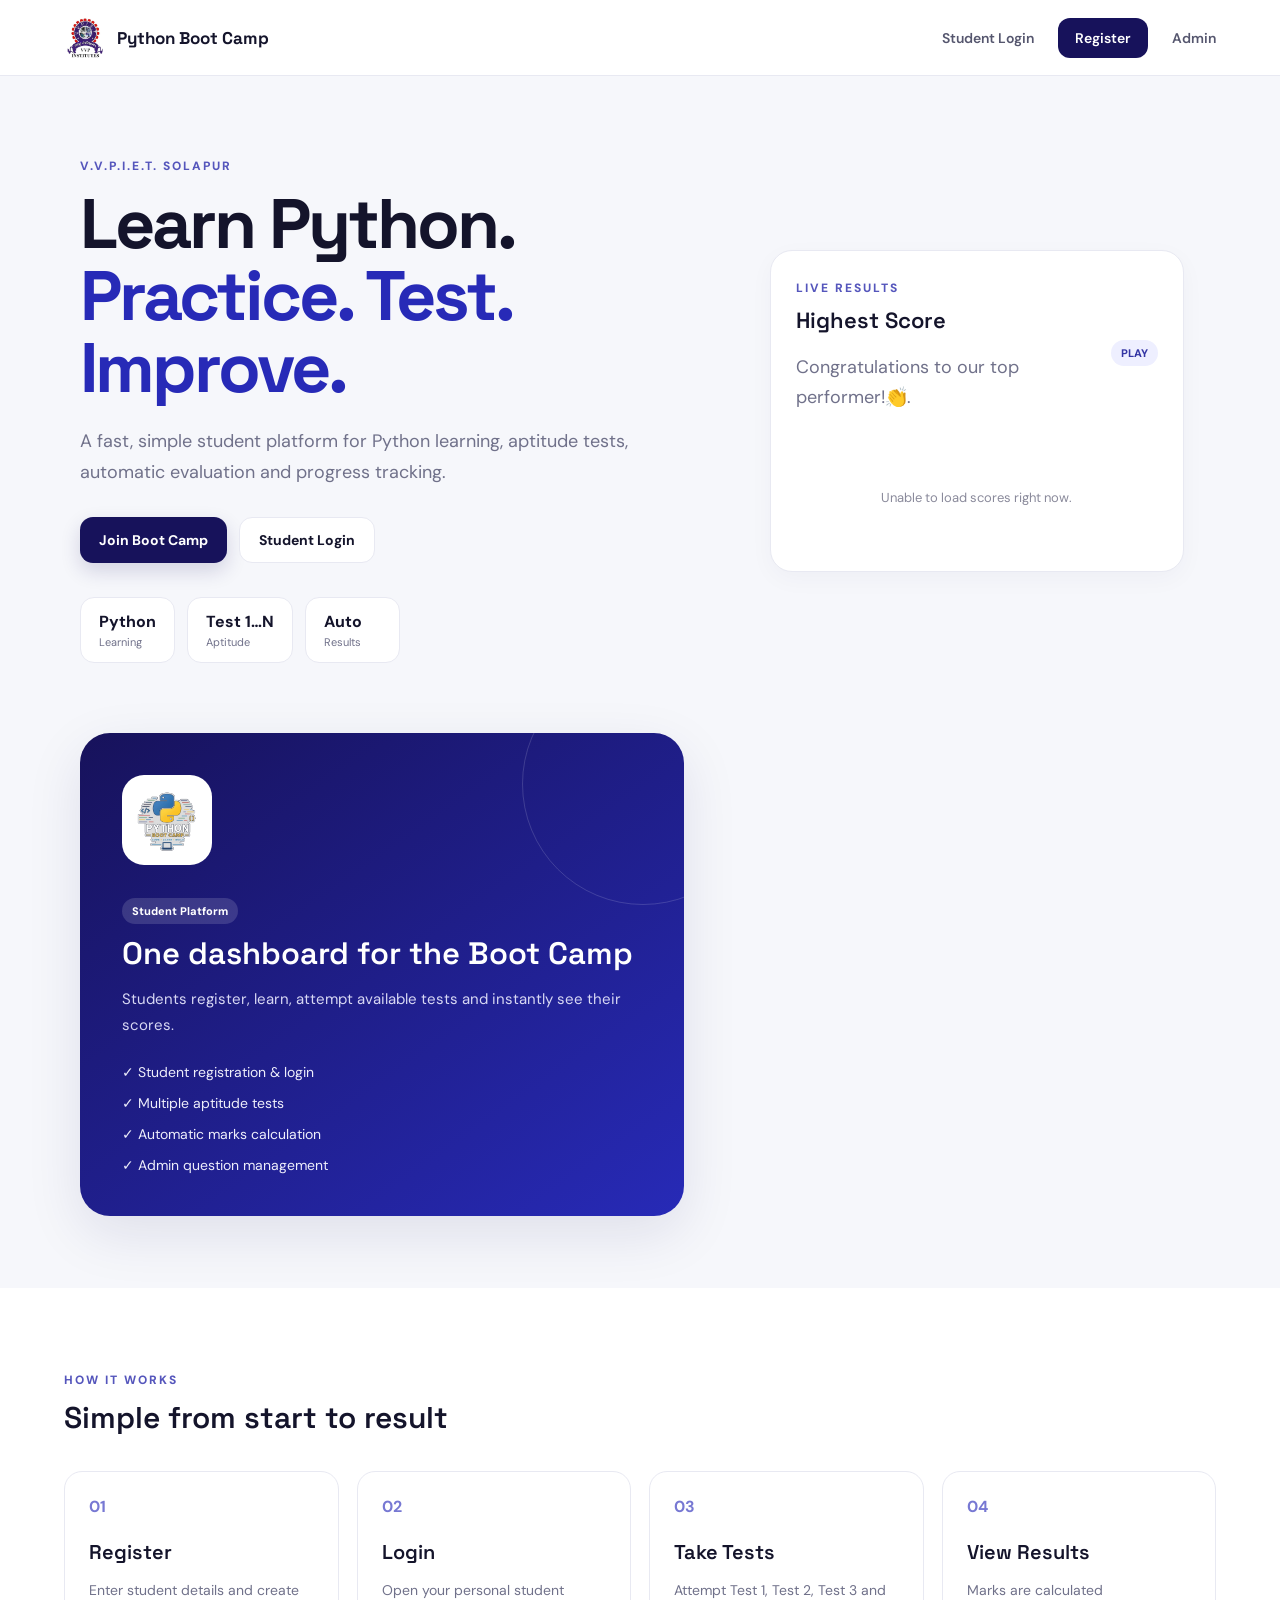
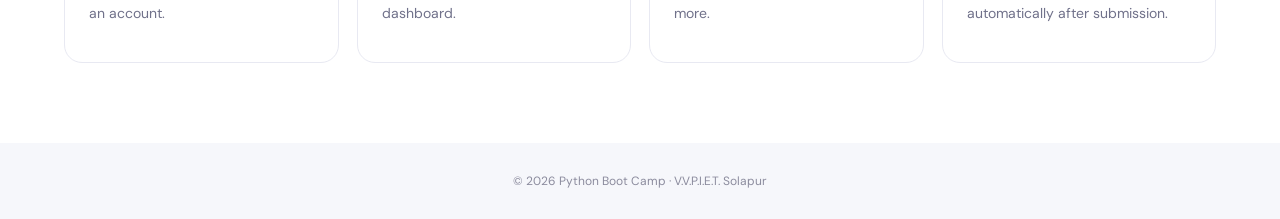
<file: index.html>
<!-- Main landing page for the Python Boot Camp. -->
<!DOCTYPE html>
<html lang="en">
<head>
  <meta charset="UTF-8">
  <meta name="viewport" content="width=device-width, initial-scale=1.0">
  <meta name="theme-color" content="#17125b">
  <title>Python Boot Camp | V.V.P.I.E.T. Solapur</title>
  <link rel="stylesheet" href="style.css">
</head>
<body>
  <header class="topbar">
    <a class="brand" href="index.html">
      <img src="logo_final.jpeg" alt="College Logo">
      <span>Python Boot Camp</span>
    </a>
    <nav>
      <a href="login.html">Student Login</a>
      <a class="nav-btn" href="register.html">Register</a>
      <a href="admin.html">Admin</a>
    </nav>
  </header>

  <main class="hero">
    <section class="hero-copy">
      <div class="eyebrow">V.V.P.I.E.T. SOLAPUR</div>
      <h1>Learn Python.<br><span>Practice. Test. Improve.</span></h1>
      <p>A fast, simple student platform for Python learning, aptitude tests, automatic evaluation and progress tracking.</p>
      <div class="hero-actions">
        <a class="btn primary" href="register.html">Join Boot Camp</a>
        <a class="btn secondary" href="login.html">Student Login</a>
      </div>
      <div class="mini-stats">
        <div><strong>Python</strong><small>Learning</small></div>
        <div><strong>Test 1…N</strong><small>Aptitude</small></div>
        <div><strong>Auto</strong><small>Results</small></div>
      </div>
    </section>

    <section class="panel score-autoplay-public" style="margin: 28px auto; max-width: 1100px; width: calc(100% - 32px);">
      <div class="panel-head">
        <div>
          <span class="eyebrow">LIVE RESULTS</span>
          <h2>Highest Score</h2>
          <p class="muted">Congratulations to our top performer!👏.</p>
        </div>
        <span class="pill">PLAY</span>
      </div>
      <div id="publicScoreCarousel" class="public-score-autoplay">
        <div class="loading">Loading scores…</div>
      </div>
    </section>

    <section class="hero-card">
      <img class="python-mark" src="python.png" alt="Python">
      <div class="hero-card-content">
        <span class="pill">Student Platform</span>
        <h2>One dashboard for the Boot Camp</h2>
        <p>Students register, learn, attempt available tests and instantly see their scores.</p>
        <div class="feature-list">
          <div>✓ Student registration & login</div>
          <div>✓ Multiple aptitude tests</div>
          <div>✓ Automatic marks calculation</div>
          <div>✓ Admin question management</div>
        </div>
      </div>
    </section>
  </main>

  <section class="section">
    <div class="section-heading">
      <span class="eyebrow">HOW IT WORKS</span>
      <h2>Simple from start to result</h2>
    </div>
    <div class="steps">
      <article><b>01</b><h3>Register</h3><p>Enter student details and create an account.</p></article>
      <article><b>02</b><h3>Login</h3><p>Open your personal student dashboard.</p></article>
      <article><b>03</b><h3>Take Tests</h3><p>Attempt Test 1, Test 2, Test 3 and more.</p></article>
      <article><b>04</b><h3>View Results</h3><p>Marks are calculated automatically after submission.</p></article>
    </div>
  </section>

  <footer>© 2026 Python Boot Camp · V.V.P.I.E.T. Solapur</footer>
  <script src="config.js"></script>
  <script>
    let publicScoreItems = [];
    let publicScoreIndex = 0;
    let publicScoreTimer = null;

    async function loadPublicScores() {
      const box = document.getElementById("publicScoreCarousel");
      if (!box) return;
      try {
        const response = await fetch(SCRIPT_URL, {
          method: "POST",
          headers: {"Content-Type":"text/plain;charset=utf-8"},
          body: JSON.stringify({action:"getLeaderboard"})
        });
        const data = await response.json();
        const groups = data.leaderboard || data.topScores || [];
        publicScoreItems = groups.flatMap(test => {
          const best = (test.students || [])[0];
          return best ? [{
            testName: test.testName || test.testId || "Test",
            studentName: best.studentName || "Student",
            score: best.score || 0,
            maxScore: best.maxScore || ""
          }] : [];
        });

        if (!publicScoreItems.length) {
          box.innerHTML = '<div class="empty">No test scores are available yet.</div>';
          return;
        }

        publicScoreIndex = 0;
        renderPublicScore();
        clearInterval(publicScoreTimer);
        publicScoreTimer = setInterval(() => {
          publicScoreIndex = (publicScoreIndex + 1) % publicScoreItems.length;
          renderPublicScore();
        }, 4000);
      } catch (error) {
        box.innerHTML = '<div class="empty">Unable to load scores right now.</div>';
      }
    }

    function renderPublicScore() {
      const box = document.getElementById("publicScoreCarousel");
      const item = publicScoreItems[publicScoreIndex];
      if (!item) return;
      box.innerHTML = `
        <div class="autoplay-score-line">
          <span class="autoplay-score-label">AUTO PLAY SCORE</span>
          <strong>${escapeHtml(item.studentName)}</strong>
          <span>${escapeHtml(item.testName)}</span>
          <b>${escapeHtml(item.score)}${item.maxScore ? ` / ${escapeHtml(item.maxScore)}` : ''}</b>
        </div>`;
    }


    function escapeHtml(value) {
      return String(value ?? "").replace(/[&<>'"]/g, c => ({"&":"&amp;","<":"&lt;",">":"&gt;","'":"&#39;","\"":"&quot;"}[c]));
    }

    loadPublicScores();
    setInterval(loadPublicScores, 60000);
  </script>
</body>
</html>
</file>
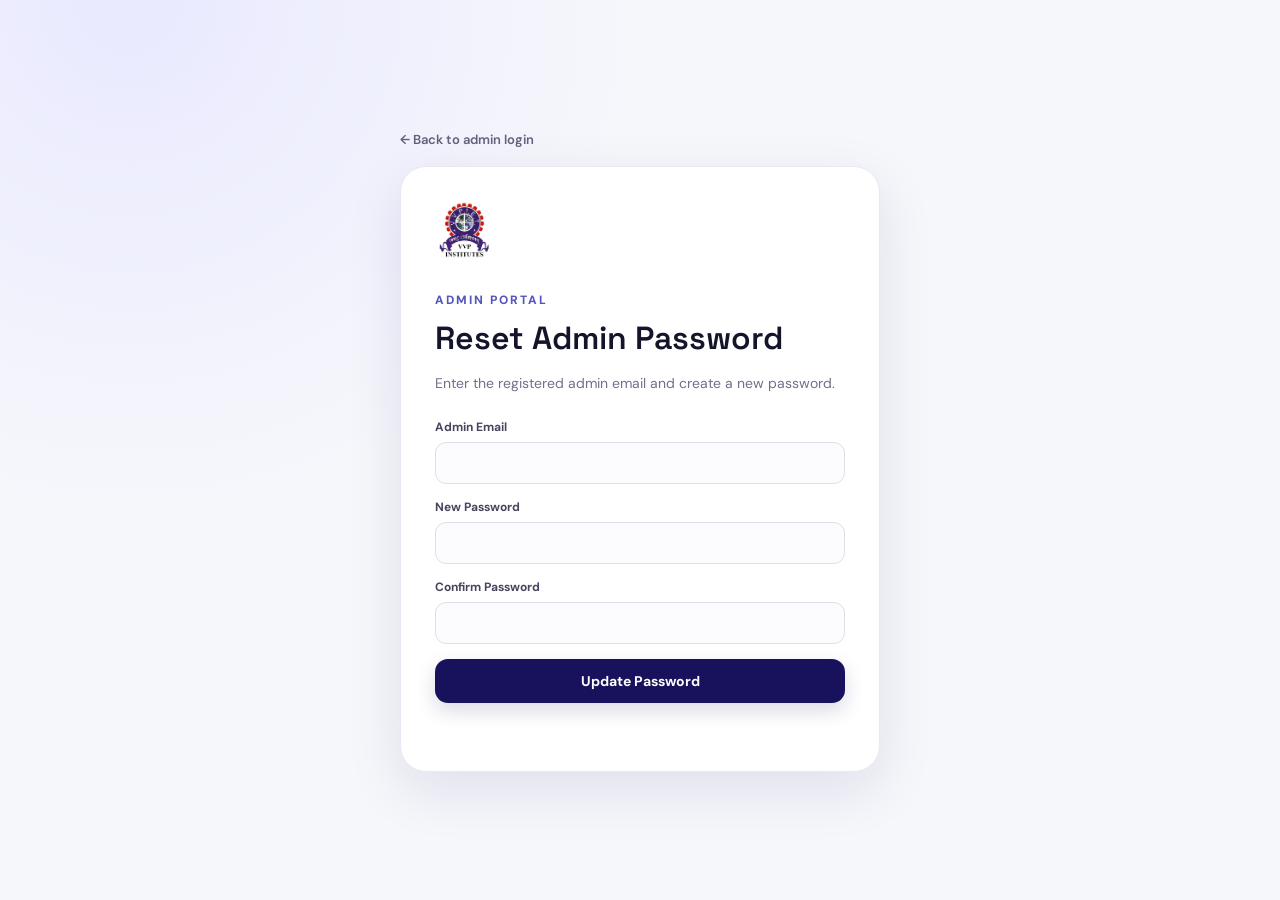
<file: admin-forgot.html>
<!-- Admin password reset page. -->
<!DOCTYPE html>
<html lang="en"><head><meta charset="UTF-8"><meta name="viewport" content="width=device-width, initial-scale=1.0">
<title>Forgot Password | Admin</title><link rel="stylesheet" href="style.css"></head>
<body class="auth-page"><main class="auth-shell"><a class="back-link" href="admin.html">← Back to admin login</a>
<section class="auth-card"><div class="auth-logo"><img src="logo_final.jpeg" alt="College Logo"></div>
<span class="eyebrow">ADMIN PORTAL</span><h1>Reset Admin Password</h1>
<p class="muted">Enter the registered admin email and create a new password.</p>
<form id="adminForgotForm"><label>Admin Email<input id="email" type="email" required></label>
<label>New Password<input id="newPassword" type="password" minlength="6" required></label>
<label>Confirm Password<input id="confirmPassword" type="password" minlength="6" required></label>
<button class="btn primary full" type="submit">Update Password</button><div id="status" class="status"></div></form></section></main>
<script src="config.js"></script><script src="admin-forgot.js"></script></body></html>
</file>
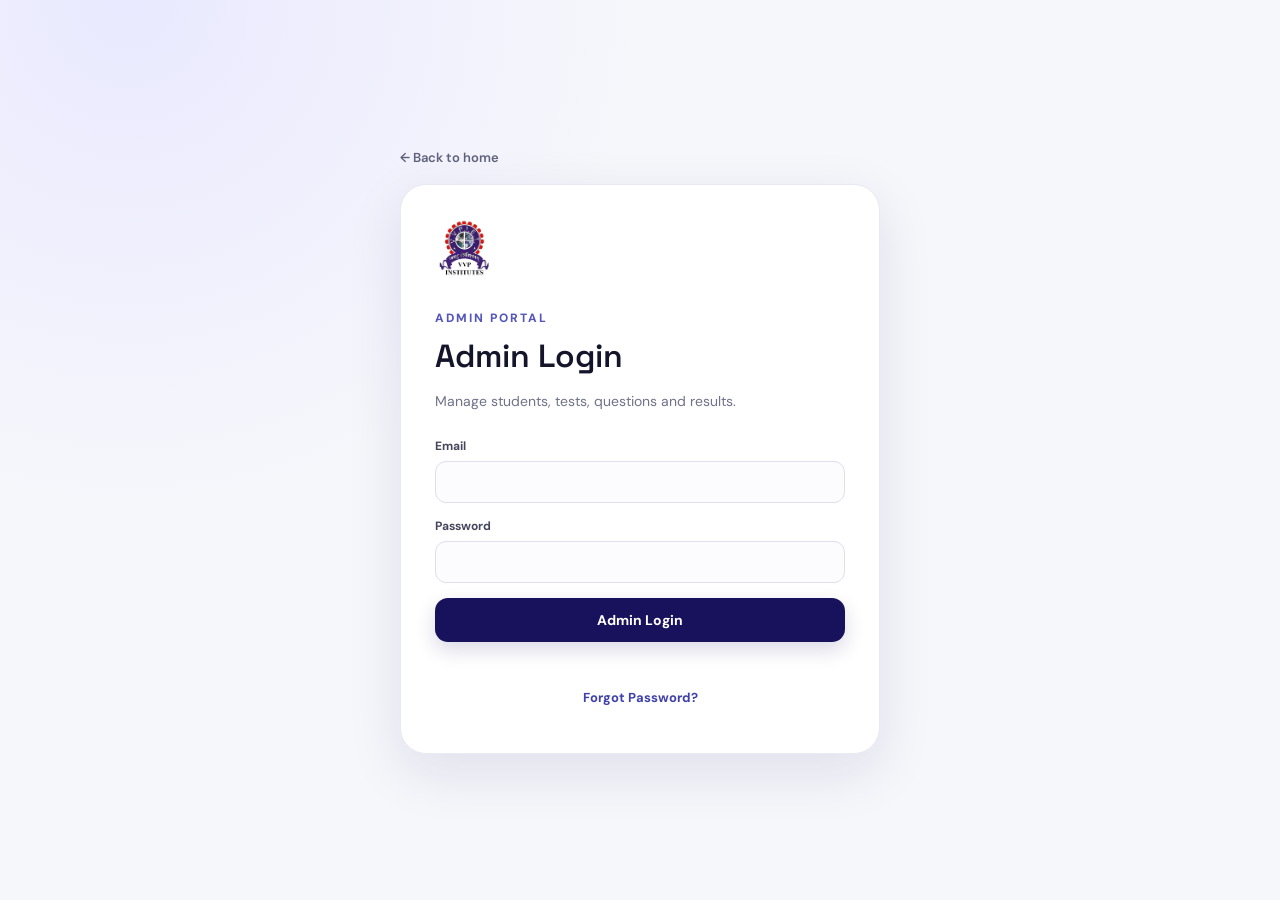
<file: admin.html>
<!-- Administrator login page. -->
<!DOCTYPE html>
<html lang="en">
<head>
  <meta charset="UTF-8">
  <meta name="viewport" content="width=device-width, initial-scale=1.0">
  <title>Admin Login | Python Boot Camp</title>
  <link rel="stylesheet" href="style.css">
</head>
<body class="auth-page">
  <main class="auth-shell">
    <a class="back-link" href="index.html">← Back to home</a>
    <section class="auth-card">
      <div class="auth-logo"><img src="logo_final.jpeg" alt="College Logo"></div>
      <span class="eyebrow">ADMIN PORTAL</span>
      <h1>Admin Login</h1>
      <p class="muted">Manage students, tests, questions and results.</p>
      <form id="adminLoginForm">
        <label>Email<input type="email" id="email" required></label>
        <label>Password<input type="password" id="password" required></label>
        <button class="btn primary full" type="submit">Admin Login</button>
        <div id="status" class="status"></div>
        <p class="switch"><a href="admin-forgot.html">Forgot Password?</a></p>
      </form>
    </section>
  </main>
  <script src="config.js"></script>
  <script src="admin-login.js"></script>
</body>
</html>
</file>
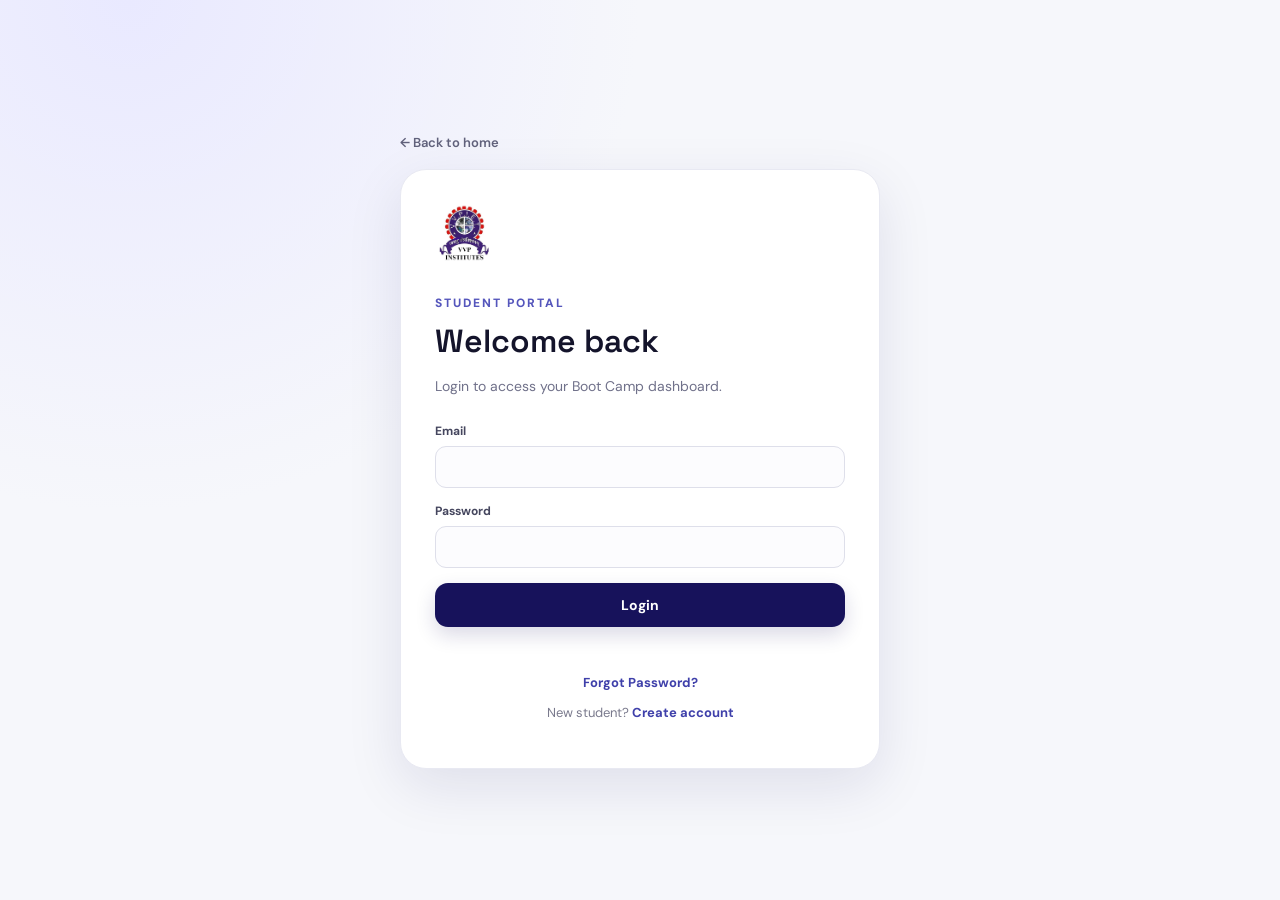
<file: aptitude.html>
<!-- Test page where a student answers questions and submits the test. -->
<!DOCTYPE html>
<html lang="en">
<head>
  <meta charset="UTF-8">
  <meta name="viewport" content="width=device-width, initial-scale=1.0">
  <title>Aptitude Test | Python Boot Camp</title>
  <link rel="stylesheet" href="style.css">
</head>
<body class="app-page">
  <header class="topbar">
    <a class="brand" href="dashboard.html"><img src="logo_final.jpeg" alt="College Logo"><span>Python Boot Camp</span></a>
    <div class="timer-box">Time left: <strong id="timer">--:--</strong></div>
  </header>
  <main class="exam-page">
    <section class="exam-header panel">
      <div><span class="eyebrow">APTITUDE TEST</span><h1 id="testTitle">Loading…</h1><p id="testDescription" class="muted"></p></div>
      <div class="exam-stat"><strong id="questionCount">0</strong><span>Questions</span></div>
    </section>
    <form id="examForm">
      <div id="questions"></div>
      <button class="btn primary submit-test" type="submit">Submit Test</button>
    </form>
    <div id="status" class="status"></div>
  </main>
  <script src="config.js"></script>
  <script src="aptitude.js"></script>
</body>
</html>
</file>
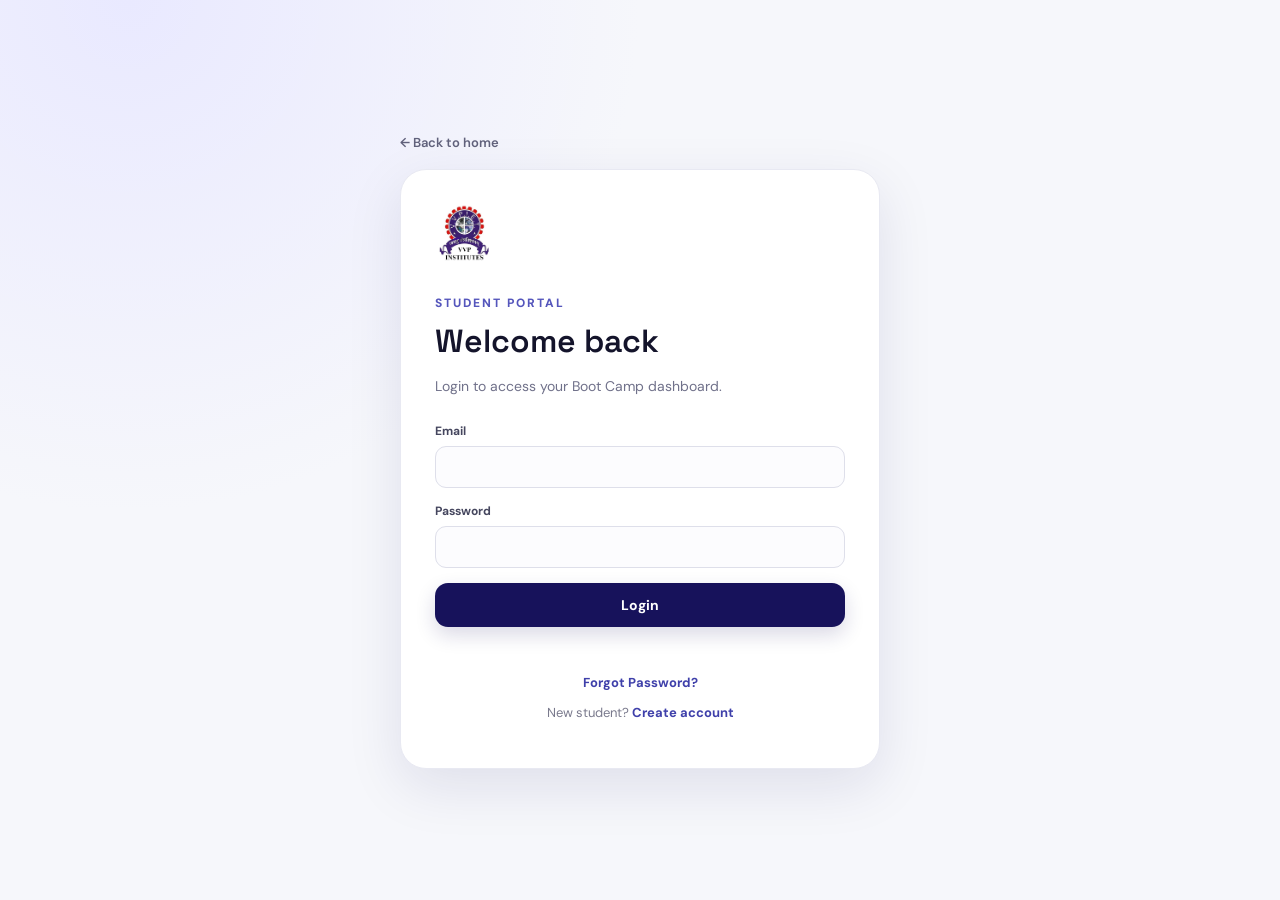
<file: login.html>
<!-- Student login page. -->
<!DOCTYPE html>
<html lang="en">
<head>
  <meta charset="UTF-8">
  <meta name="viewport" content="width=device-width, initial-scale=1.0">
  <title>Student Login | Python Boot Camp</title>
  <link rel="stylesheet" href="style.css">
</head>
<body class="auth-page">
  <main class="auth-shell">
    <a class="back-link" href="index.html">← Back to home</a>
    <section class="auth-card">
      <div class="auth-logo"><img src="logo_final.jpeg" alt="College Logo"></div>
      <span class="eyebrow">STUDENT PORTAL</span>
      <h1>Welcome back</h1>
      <p class="muted">Login to access your Boot Camp dashboard.</p>
      <form id="loginForm">
        <label>Email<input type="email" id="email" required autocomplete="email"></label>
        <label>Password<input type="password" id="password" required autocomplete="current-password"></label>
        <button class="btn primary full" type="submit">Login</button>
        <div id="status" class="status"></div>
        <p class="switch"><a href="student-forgot.html">Forgot Password?</a></p>
      </form>
      <p class="switch">New student? <a href="register.html">Create account</a></p>
    </section>
  </main>
  <script src="config.js"></script>
  <script src="login.js"></script>
</body>
</html>
</file>
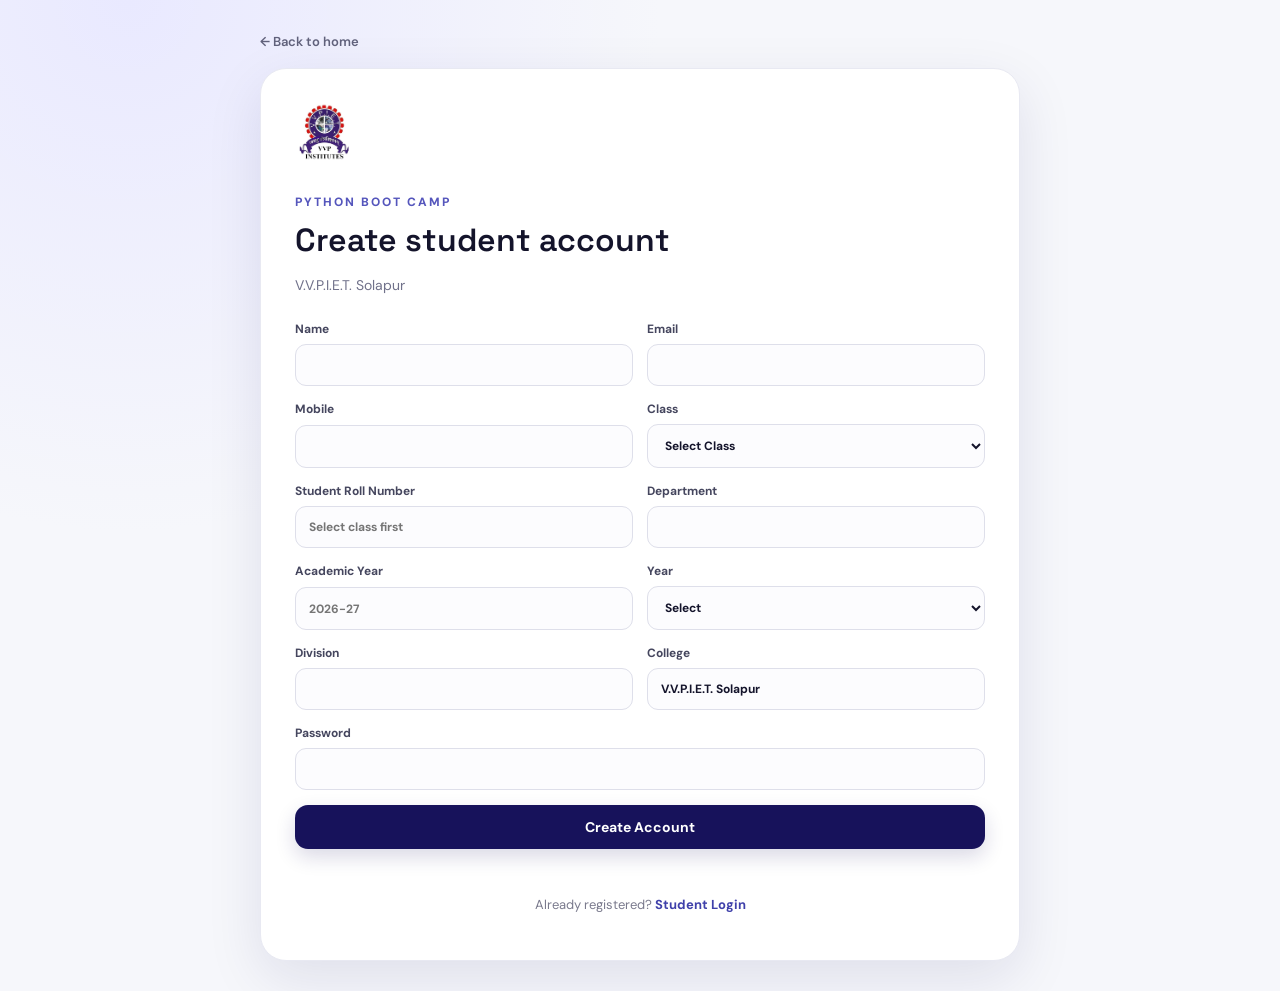
<file: register.html>
<!-- Student registration page. Class selection controls the roll-number field. -->
<!DOCTYPE html>
<html lang="en">
<head>
  <meta charset="UTF-8">
  <meta name="viewport" content="width=device-width, initial-scale=1.0">
  <title>Register | Python Boot Camp</title>
  <link rel="stylesheet" href="style.css">
</head>
<body class="auth-page">
  <main class="auth-shell wide">
    <a class="back-link" href="index.html">← Back to home</a>
    <section class="auth-card">
      <div class="auth-logo"><img src="logo_final.jpeg" alt="College Logo"></div>
      <span class="eyebrow">PYTHON BOOT CAMP</span>
      <h1>Create student account</h1>
      <p class="muted">V.V.P.I.E.T. Solapur</p>

      <form id="registerForm" class="form-grid">
        <label>Name<input id="name" required></label>
        <label>Email<input id="email" type="email" required></label>
        <label>Mobile<input id="mobile" inputmode="numeric" maxlength="10" required></label>
        <label>Class
          <select id="className" required>
            <option value="">Select Class</option>
            <option value="FY">FY</option>
            <option value="SY">SY</option>
            <option value="TY">TY</option>
            <option value="B-Tech">B-Tech</option>
          </select>
        </label>
        <label id="rollFieldLabel">Student Roll Number<input id="studentRoll" placeholder="Select class first" required></label>
        <label>Department<input id="department" required></label>
        <label>Academic Year<input id="academicYear" placeholder="2026-27" required></label>
        <label>Year
          <select id="year" required><option value="">Select</option><option>1st Year</option><option>2nd Year</option><option>3rd Year</option><option>4th Year</option></select>
        </label>
        <label>Division<input id="division" required></label>
        <label>College<input id="college" value="V.V.P.I.E.T. Solapur" readonly></label>
        <label class="full-field">Password<input id="password" type="password" minlength="6" required></label>
        <button class="btn primary full full-field" type="submit">Create Account</button>
      </form>
      <div id="status" class="status"></div>
      <p class="switch">Already registered? <a href="login.html">Student Login</a></p>
    </section>
  </main>
  <script src="config.js"></script>
  <script src="register.js"></script>
</body>
</html>
</file>
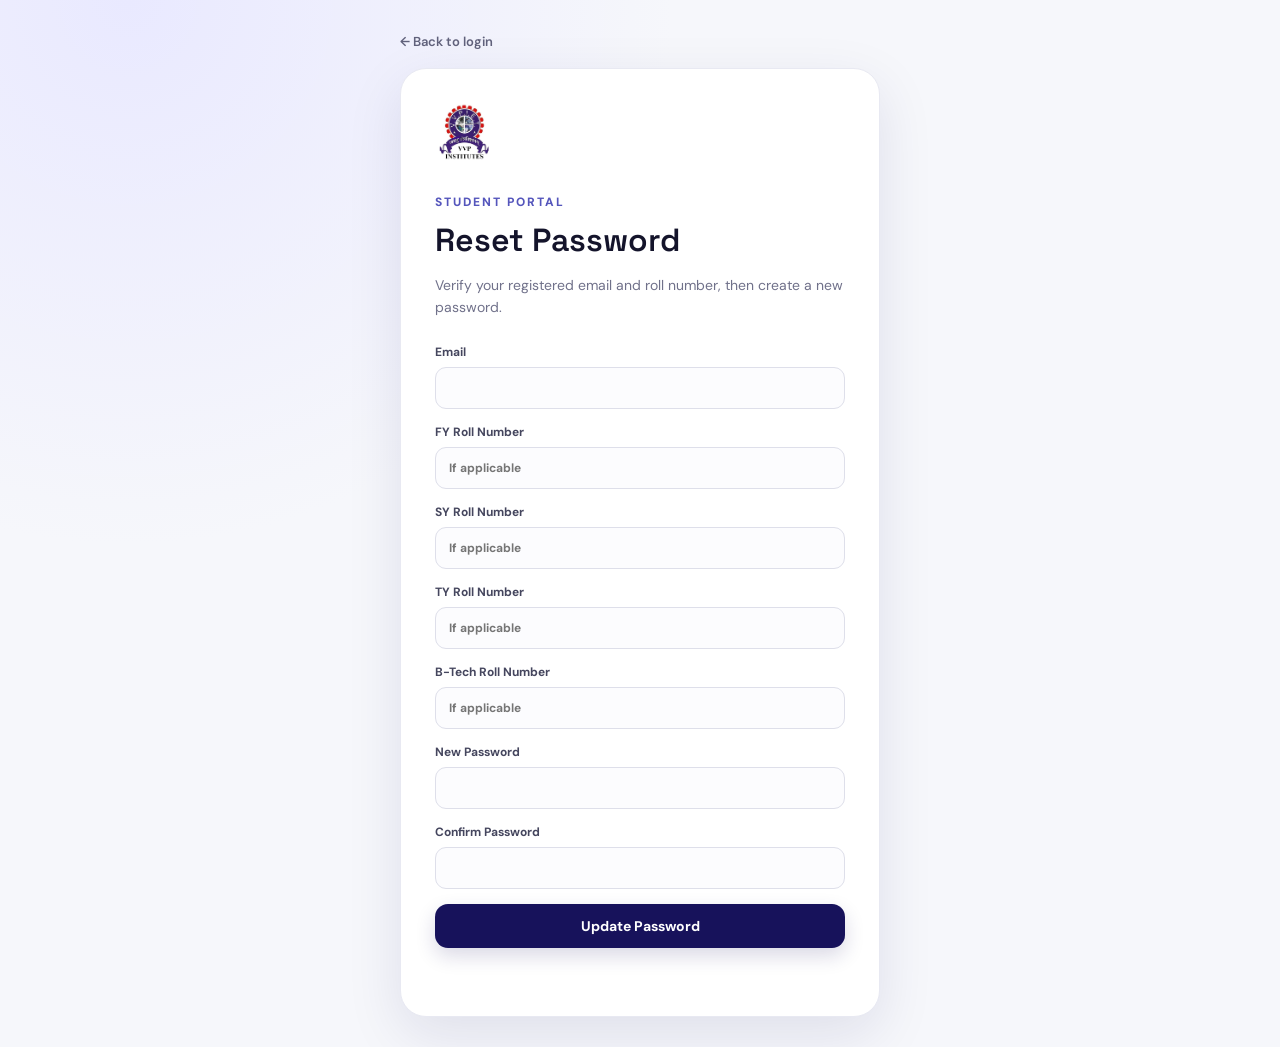
<file: student-forgot.html>
<!-- Student password reset page. -->
<!DOCTYPE html>
<html lang="en"><head><meta charset="UTF-8"><meta name="viewport" content="width=device-width, initial-scale=1.0">
<title>Forgot Password | Student</title><link rel="stylesheet" href="style.css"></head>
<body class="auth-page"><main class="auth-shell"><a class="back-link" href="login.html">← Back to login</a>
<section class="auth-card"><div class="auth-logo"><img src="logo_final.jpeg" alt="College Logo"></div>
<span class="eyebrow">STUDENT PORTAL</span><h1>Reset Password</h1>
<p class="muted">Verify your registered email and roll number, then create a new password.</p>
<form id="studentForgotForm"><label>Email<input id="email" type="email" required></label>
<label>FY Roll Number<input id="fyRoll" placeholder="If applicable"></label>
<label>SY Roll Number<input id="syRoll" placeholder="If applicable"></label>
<label>TY Roll Number<input id="tyRoll" placeholder="If applicable"></label>
<label>B-Tech Roll Number<input id="btechRoll" placeholder="If applicable"></label>
<label>New Password<input id="newPassword" type="password" minlength="6" required></label>
<label>Confirm Password<input id="confirmPassword" type="password" minlength="6" required></label>
<button class="btn primary full" type="submit">Update Password</button><div id="status" class="status"></div></form></section></main>
<script src="config.js"></script><script src="student-forgot.js"></script></body></html>
</file>
<file: style.css>
/* ==========================================================================
   Google Fonts Import
   ========================================================================== */
@import url('https://fonts.googleapis.com/css2?family=DM+Sans:wght@400;500;600;700&family=Space+Grotesk:wght@500;600;700&display=swap');

/* ==========================================================================
   Root Design Variables
   ========================================================================== */
:root {
  --ink: #14142b;
  --muted: #70718a;
  --brand: #17125b;
  --brand2: #272ab7;
  --surface: #fff;
  --bg: #f6f7fb;
  --line: #e8e9f2;
  --success: #168a5b;
  --danger: #c83a4b;
  --shadow: 0 18px 55px rgba(24, 20, 91, .10);
  --radius: 22px;
}

/* ==========================================================================
   Base & Reset Styles
   ========================================================================== */
* {
  box-sizing: border-box;
}

body {
  margin: 0;
  background: var(--bg);
  color: var(--ink);
  font-family: "DM Sans", system-ui, sans-serif;
}

a {
  text-decoration: none;
  color: inherit;
}

button,
input,
select,
textarea {
  font: inherit;
}

/* ==========================================================================
   Header & Navigation
   ========================================================================== */
.topbar {
  height: 76px;
  background: rgba(255, 255, 255, .92);
  backdrop-filter: blur(12px);
  border-bottom: 1px solid var(--line);
  display: flex;
  align-items: center;
  justify-content: space-between;
  padding: 0 5vw;
  position: sticky;
  top: 0;
  z-index: 20;
}

.brand {
  display: flex;
  align-items: center;
  gap: 11px;
  font-weight: 700;
  font-family: "Space Grotesk";
  font-size: 17px;
}

.brand img {
  width: 42px;
  height: 42px;
  border-radius: 10px;
  object-fit: cover;
}

.topbar nav {
  display: flex;
  align-items: center;
  gap: 24px;
  color: #55566e;
  font-size: 14px;
  font-weight: 600;
}

.nav-btn {
  background: var(--brand);
  color: #fff;
  padding: 11px 17px;
  border-radius: 12px;
}

/* ==========================================================================
   Hero Section
   ========================================================================== */
.hero {
  max-width: 1180px;
  margin: 0 auto;
  padding: 82px 30px 72px;
  display: grid;
  grid-template-columns: 1.15fr .85fr;
  gap: 70px;
  align-items: center;
}

.eyebrow {
  font-size: 12px;
  letter-spacing: 2px;
  font-weight: 800;
  color: #5556bc;
}

.hero h1,
.welcome h1 {
  font: 700 clamp(42px, 6vw, 70px)/1.03 "Space Grotesk";
  letter-spacing: -3px;
  margin: 14px 0 22px;
}

.hero h1 span {
  color: var(--brand2);
}

.hero p {
  max-width: 650px;
  color: var(--muted);
  font-size: 18px;
  line-height: 1.7;
}

.hero-actions {
  display: flex;
  gap: 12px;
  margin: 30px 0;
}

/* ==========================================================================
   Buttons
   ========================================================================== */
.btn {
  border: 0;
  border-radius: 13px;
  padding: 13px 19px;
  display: inline-flex;
  justify-content: center;
  align-items: center;
  cursor: pointer;
  font-weight: 700;
  font-size: 14px;
  transition: .18s;
}

.btn:hover {
  transform: translateY(-1px);
}

.primary {
  background: var(--brand);
  color: #fff;
  box-shadow: 0 8px 20px rgba(23, 18, 91, .16);
}

.secondary {
  border: 1px solid var(--line);
  background: #fff;
}

.full {
  width: 100%;
}

.disabled-btn {
  background: #ececf3;
  color: #85859a;
  cursor: not-allowed;
}

/* ==========================================================================
   Hero Card & Components
   ========================================================================== */
.mini-stats {
  display: flex;
  gap: 12px;
  margin-top: 34px;
}

.mini-stats div {
  padding: 13px 18px;
  background: #fff;
  border: 1px solid var(--line);
  border-radius: 14px;
  min-width: 95px;
}

.mini-stats strong,
.mini-stats small {
  display: block;
}

.mini-stats small {
  font-size: 11px;
  color: var(--muted);
  margin-top: 3px;
}

.hero-card {
  background: linear-gradient(145deg, #17125b, #272ab7);
  color: #fff;
  border-radius: 30px;
  padding: 42px;
  box-shadow: var(--shadow);
  position: relative;
  overflow: hidden;
}

.hero-card:after {
  content: "";
  position: absolute;
  width: 240px;
  height: 240px;
  border: 1px solid rgba(255, 255, 255, .15);
  border-radius: 50%;
  right: -80px;
  top: -70px;
}

.python-mark {
  width: 90px;
  height: 90px;
  object-fit: contain;
  background: #fff;
  border-radius: 22px;
  padding: 12px;
  margin-bottom: 28px;
}

.hero-card h2 {
  font: 600 31px/1.15 "Space Grotesk";
  margin: 12px 0;
}

.hero-card p {
  color: #d8d8f4;
  font-size: 15px;
  line-height: 1.7;
}

.pill {
  display: inline-flex;
  padding: 6px 10px;
  background: #eeefff;
  color: #3435a4;
  border-radius: 999px;
  font-size: 11px;
  font-weight: 800;
}

.hero-card .pill {
  background: rgba(255, 255, 255, .14);
  color: #fff;
}

.feature-list {
  display: grid;
  gap: 13px;
  margin-top: 25px;
  font-size: 14px;
  color: #eeeefb;
}

/* ==========================================================================
   Sections & Steps
   ========================================================================== */
.section {
  background: #fff;
  padding: 80px 5vw;
}

.section-heading {
  max-width: 1180px;
  margin: 0 auto 34px;
}

.section h2,
.panel h2 {
  font: 600 30px "Space Grotesk";
  margin: 9px 0;
}

.steps {
  max-width: 1180px;
  margin: auto;
  display: grid;
  grid-template-columns: repeat(4, 1fr);
  gap: 18px;
}

.steps article {
  border: 1px solid var(--line);
  padding: 24px;
  border-radius: 18px;
}

.steps b {
  color: #7778d3;
}

.steps h3 {
  font: 600 20px "Space Grotesk";
  margin: 22px 0 8px;
}

.steps p {
  color: var(--muted);
  font-size: 14px;
  line-height: 1.6;
}

footer {
  text-align: center;
  padding: 30px;
  color: #8b8b9d;
  font-size: 12px;
}

/* ==========================================================================
   Authentication Pages
   ========================================================================== */
.auth-page {
  min-height: 100vh;
  background: radial-gradient(circle at 10% 0, #e9e9ff, transparent 35%), var(--bg);
  display: grid;
  place-items: center;
  padding: 30px;
}

.auth-shell {
  width: min(480px, 100%);
}

.auth-shell.wide {
  width: min(760px, 100%);
}

.back-link {
  display: inline-block;
  margin-bottom: 18px;
  color: #60617b;
  font-size: 13px;
  font-weight: 600;
}

.auth-card {
  background: #fff;
  border: 1px solid var(--line);
  box-shadow: var(--shadow);
  border-radius: 26px;
  padding: 34px;
}

.auth-logo img {
  width: 58px;
  height: 58px;
  object-fit: cover;
  border-radius: 14px;
  margin-bottom: 24px;
}

.auth-card h1 {
  font: 600 32px "Space Grotesk";
  margin: 9px 0;
}

.muted {
  color: var(--muted);
  font-size: 14px;
  line-height: 1.6;
}

.auth-card form {
  margin-top: 25px;
}

/* ==========================================================================
   Forms & Controls
   ========================================================================== */
label {
  display: grid;
  gap: 7px;
  color: #45465e;
  font-size: 12px;
  font-weight: 700;
  margin-bottom: 15px;
}

input,
select,
textarea {
  width: 100%;
  border: 1px solid #dedfea;
  background: #fcfcfe;
  border-radius: 11px;
  padding: 12px 13px;
  outline: none;
  color: var(--ink);
}

input:focus,
select:focus,
textarea:focus {
  border-color: #7778d3;
  box-shadow: 0 0 0 3px rgba(119, 120, 211, .10);
}

.form-grid {
  display: grid;
  grid-template-columns: 1fr 1fr;
  gap: 0 14px;
}

.full-field {
  grid-column: 1/-1;
}

.switch {
  text-align: center;
  color: #7a7a8d;
  font-size: 13px;
}

.switch a {
  color: #3f40aa;
  font-weight: 700;
}

/* ==========================================================================
   Alert & Status States
   ========================================================================== */
.status {
  min-height: 20px;
  margin-top: 14px;
  padding: 0;
  font-size: 13px;
}

.status.success {
  color: var(--success);
  background: #ecfaf4;
  padding: 11px 13px;
  border-radius: 10px;
}

.status.error {
  color: var(--danger);
  background: #fff0f2;
  padding: 11px 13px;
  border-radius: 10px;
}

.status.info {
  color: #4c4d89;
  background: #f0f0ff;
  padding: 11px 13px;
  border-radius: 10px;
}

.result-big {
  font-size: 15px;
}

/* ==========================================================================
   Dashboard Application Layout
   ========================================================================== */
.app-page {
  background: #f7f8fc;
}

.user-nav {
  display: flex;
  align-items: center;
  gap: 18px;
  font-size: 13px;
  font-weight: 700;
}

.ghost-btn {
  border: 1px solid var(--line);
  background: #fff;
  padding: 9px 13px;
  border-radius: 10px;
  cursor: pointer;
  font-weight: 700;
}

.dashboard {
  max-width: 1180px;
  margin: auto;
  padding: 46px 25px 70px;
}

.welcome {
  background: linear-gradient(110deg, #fff, #f0f0ff);
  border: 1px solid var(--line);
  border-radius: 26px;
  padding: 34px 38px;
  display: flex;
  justify-content: space-between;
  align-items: center;
  margin-bottom: 22px;
}

.welcome h1 {
  font-size: 42px;
  letter-spacing: -2px;
  margin: 9px 0;
}

.welcome h1 span {
  color: var(--brand2);
}

.dash-python {
  width: 80px;
  height: 80px;
  object-fit: contain;
}

.dash-grid {
  display: grid;
  grid-template-columns: .9fr 1.1fr;
  gap: 22px;
  margin-bottom: 22px;
}

.panel {
  background: #fff;
  border: 1px solid var(--line);
  border-radius: 22px;
  padding: 25px;
  box-shadow: 0 7px 25px rgba(22, 20, 80, .035);
  margin-bottom: 22px;
}

.panel-head {
  display: flex;
  justify-content: space-between;
  align-items: center;
  gap: 15px;
  margin-bottom: 18px;
}

.panel-head h2 {
  font-size: 22px;
}

.profile-list {
  display: grid;
  gap: 0;
}

.profile-list div {
  display: flex;
  justify-content: space-between;
  gap: 20px;
  padding: 11px 0;
  border-bottom: 1px solid #f0f0f5;
}

.profile-list div:last-child {
  border: 0;
}

.profile-list span {
  color: #89899a;
  font-size: 12px;
}

.profile-list strong {
  text-align: right;
  font-size: 12px;
}

.learning-grid {
  display: grid;
  grid-template-columns: 1fr 1fr;
  gap: 12px;
}

.learning-grid div {
  background: #f8f8fc;
  border: 1px solid #eeeef5;
  padding: 17px;
  border-radius: 14px;
}

.learning-grid b {
  display: block;
  color: #7778d3;
  font-size: 11px;
  margin-bottom: 12px;
}

.learning-grid span {
  font-weight: 700;
  font-size: 13px;
}

/* ==========================================================================
   Tests & Examination Grid
   ========================================================================== */
.test-grid {
  display: grid;
  grid-template-columns: repeat(3, 1fr);
  gap: 15px;
}

.test-card {
  border: 1px solid var(--line);
  border-radius: 17px;
  padding: 20px;
  display: flex;
  flex-direction: column;
}

.test-number {
  font-size: 11px;
  font-weight: 800;
  color: #6d6ec8;
}

.test-card h3 {
  font: 600 19px "Space Grotesk";
  margin: 8px 0;
}

.test-card p {
  font-size: 13px;
  color: var(--muted);
  line-height: 1.5;
  min-height: 39px;
}

.test-meta {
  display: flex;
  flex-wrap: wrap;
  gap: 7px;
  margin: 10px 0 18px;
  color: #747589;
  font-size: 11px;
}

.test-card .btn {
  margin-top: auto;
}

.empty,
.loading {
  padding: 30px;
  text-align: center;
  color: #8a8a9b;
  font-size: 13px;
}

.error-text {
  color: var(--danger);
}

/* ==========================================================================
   Tables & Exam Views
   ========================================================================== */
.results-table-wrap {
  overflow: auto;
}

table {
  width: 100%;
  border-collapse: collapse;
  font-size: 12px;
}

th,
td {
  text-align: left;
  padding: 13px;
  border-bottom: 1px solid #eeeef4;
  white-space: nowrap;
}

th {
  color: #858599;
  font-size: 11px;
  text-transform: uppercase;
  letter-spacing: .5px;
}

.timer-box {
  background: #fff;
  border: 1px solid var(--line);
  border-radius: 12px;
  padding: 10px 14px;
  font-size: 12px;
}

.timer-box strong {
  font-size: 15px;
  margin-left: 5px;
}

.timer-box .danger {
  color: var(--danger);
}

.exam-page {
  max-width: 900px;
  margin: auto;
  padding: 35px 20px 70px;
}

.exam-header {
  display: flex;
  justify-content: space-between;
  align-items: center;
}

.exam-header h1 {
  font: 600 31px "Space Grotesk";
  margin: 8px 0;
}

.exam-stat {
  background: #f4f4ff;
  border-radius: 14px;
  padding: 14px 20px;
  text-align: center;
}

.exam-stat strong,
.exam-stat span {
  display: block;
}

.exam-stat strong {
  font-size: 24px;
  color: #4445ae;
}

.exam-stat span {
  font-size: 11px;
  color: #858599;
}

.question-card {
  margin-bottom: 15px;
}

.question-top {
  display: flex;
  justify-content: space-between;
  color: #7778a0;
  font-size: 11px;
  font-weight: 800;
}

.question-card h3 {
  font-size: 16px;
  line-height: 1.55;
  margin: 13px 0 17px;
}

.options {
  display: grid;
  gap: 9px;
}

.option {
  display: block;
  margin: 0;
}

.option input {
  display: none;
}

.option span {
  display: flex;
  gap: 12px;
  align-items: center;
  border: 1px solid var(--line);
  border-radius: 12px;
  padding: 12px;
  cursor: pointer;
  font-size: 13px;
  font-weight: 500;
}

.option span b {
  width: 27px;
  height: 27px;
  border-radius: 8px;
  background: #f0f0f8;
  display: grid;
  place-items: center;
  font-size: 11px;
}

.option input:checked + span {
  border-color: #7778d3;
  background: #f4f4ff;
}

.option input:checked + span b {
  background: var(--brand);
  color: #fff;
}

.submit-test {
  width: 100%;
  margin: 6px 0 15px;
}

/* ==========================================================================
   Admin Panel Layout
   ========================================================================== */
.admin-layout {
  display: grid;
  grid-template-columns: 210px 1fr;
  gap: 20px;
}

.admin-menu {
  align-self: start;
  display: grid;
  gap: 7px;
  padding: 12px;
}

.side-btn {
  border: 0;
  background: transparent;
  text-align: left;
  padding: 13px 14px;
  border-radius: 11px;
  cursor: pointer;
  color: #6d6d82;
  font-weight: 700;
  font-size: 13px;
}

.side-btn.active {
  background: #f0f0ff;
  color: #3f40aa;
}

.admin-section {
  display: none;
}

.admin-section.active {
  display: block;
}

.admin-welcome .admin-icon {
  font-size: 40px;
}

.admin-row {
  display: flex;
  justify-content: space-between;
  align-items: center;
  gap: 15px;
  padding: 15px 0;
  border-bottom: 1px solid #eeeef4;
  font-size: 12px;
}

.admin-row strong,
.admin-row small {
  display: block;
}

.admin-row small {
  color: #8a8a9a;
  margin-top: 4px;
}

.admin-row > span {
  color: #77778a;
  white-space: nowrap;
}

/* ==========================================================================
   Media Queries (Responsive Design)
   ========================================================================== */
@media (max-width: 850px) {
  .hero {
    grid-template-columns: 1fr;
    gap: 35px;
    padding-top: 50px;
  }

  .steps {
    grid-template-columns: 1fr 1fr;
  }

  .test-grid {
    grid-template-columns: 1fr 1fr;
  }

  .dash-grid {
    grid-template-columns: 1fr;
  }

  .admin-layout {
    grid-template-columns: 1fr;
  }

  .admin-menu {
    display: flex;
    overflow: auto;
  }

  .side-btn {
    white-space: nowrap;
  }

  .admin-welcome .admin-icon {
    display: none;
  }
}

@media (max-width: 600px) {
  .topbar {
    padding: 0 18px;
  }

  .topbar nav a:not(.nav-btn) {
    display: none;
  }

  .hero {
    padding: 50px 20px;
  }

  .hero h1 {
    font-size: 44px;
  }

  .hero-card {
    padding: 27px;
  }

  .mini-stats {
    overflow: auto;
  }

  .section {
    padding: 55px 20px;
  }

  .steps,
  .test-grid {
    grid-template-columns: 1fr;
  }

  .auth-page {
    padding: 15px;
  }

  .auth-card {
    padding: 24px;
  }

  .form-grid {
    grid-template-columns: 1fr;
  }

  .full-field {
    grid-column: auto;
  }

  .dashboard {
    padding: 25px 14px;
  }

  .welcome {
    padding: 25px;
    align-items: flex-start;
  }

  .welcome h1 {
    font-size: 31px;
  }

  .dash-python {
    width: 55px;
  }

  .user-nav span {
    display: none;
  }

  .exam-header {
    align-items: flex-start;
  }

  .exam-stat {
    padding: 10px;
  }

  .exam-header h1 {
    font-size: 24px;
  }
}
/* Attendance */
.attendance-summary {
  grid-template-columns: repeat(5, 1fr);
  margin-bottom: 18px;
}

.attendance-summary div {
  text-align: center;
}

.attendance-summary b {
  font-size: 22px;
  color: var(--brand);
  margin-bottom: 6px;
}

.attendance-present { color: #237a45; }
.attendance-absent { color: #b33a3a; }
.attendance-late { color: #9a6b00; }

@media (max-width: 850px) {
  .attendance-summary { grid-template-columns: repeat(3, 1fr); }
}

@media (max-width: 600px) {
  .attendance-summary { grid-template-columns: 1fr 1fr; }
}

/* Daily checkbox attendance */
.attendance-checklist{margin:18px 0}
.attendance-actions{display:flex;gap:10px;flex-wrap:wrap;margin-bottom:14px}
.attendance-grid{display:grid;grid-template-columns:repeat(auto-fit,minmax(260px,1fr));gap:10px}
.attendance-student{display:flex;align-items:center;gap:12px;padding:12px;border:1px solid #ddd;border-radius:10px;background:#fff;cursor:pointer}
.attendance-student input{width:18px;height:18px}
.attendance-student span{display:flex;flex-direction:column;gap:3px}
.attendance-student small{color:#666;word-break:break-word}

/* Admin destructive action */
.btn.danger { border: 1px solid #d33; color: #b00020; background: transparent; }
.btn.danger:hover { background: #fff0f2; }

/* Live highest-score carousel */
.score-carousel{position:relative;min-height:190px;display:flex;align-items:center;justify-content:center;overflow:hidden;border-radius:22px;background:linear-gradient(135deg,#17125b,#4120a0);padding:25px}
.score-slide{display:none;text-align:center;color:#fff;width:100%;animation:scoreFade .55s ease}
.score-slide.active{display:block}
.score-slide h3{font-size:30px;margin:12px 0 4px}.score-slide p{margin:0 0 14px;opacity:.85}.score-slide strong{font-size:42px}.score-rank{font-size:11px;letter-spacing:2px;font-weight:800;border:1px solid rgba(255,255,255,.4);padding:7px 12px;border-radius:99px}
.button-row{display:flex;gap:12px;flex-wrap:wrap}
@keyframes scoreFade{from{opacity:0;transform:translateY(8px)}to{opacity:1;transform:translateY(0)}}


/* Student feedback and score auto-play */
.score-autoplay-panel .score-carousel { min-height: 180px; }
.feedback-form textarea { resize: vertical; }
.data-table td:last-child { white-space: normal; min-width: 280px; }

/* Main dashboard: compact autoplay score without large visual score cards */
.score-autoplay-public{overflow:hidden}
.public-score-autoplay{min-height:72px;display:flex;align-items:center;justify-content:center;padding:10px 18px;overflow:hidden}
.autoplay-score-line{display:flex;align-items:center;justify-content:center;gap:14px;flex-wrap:wrap;width:100%;animation:publicScoreIn .55s ease}
.autoplay-score-label{font-size:11px;letter-spacing:2px;font-weight:800;color:var(--brand)}
.autoplay-score-line strong{font-size:20px;color:var(--text)}
.autoplay-score-line span:not(.autoplay-score-label){font-size:14px;color:var(--muted)}
.autoplay-score-line b{font-size:22px;color:var(--brand)}
@keyframes publicScoreIn{from{opacity:0;transform:scale(.96) translateY(10px)}to{opacity:1;transform:scale(1) translateY(0)}}
@media(max-width:600px){.public-score-autoplay{min-height:96px;padding:8px}.autoplay-score-line{gap:8px}.autoplay-score-line strong{font-size:17px}.autoplay-score-line b{font-size:20px}}
</file>
